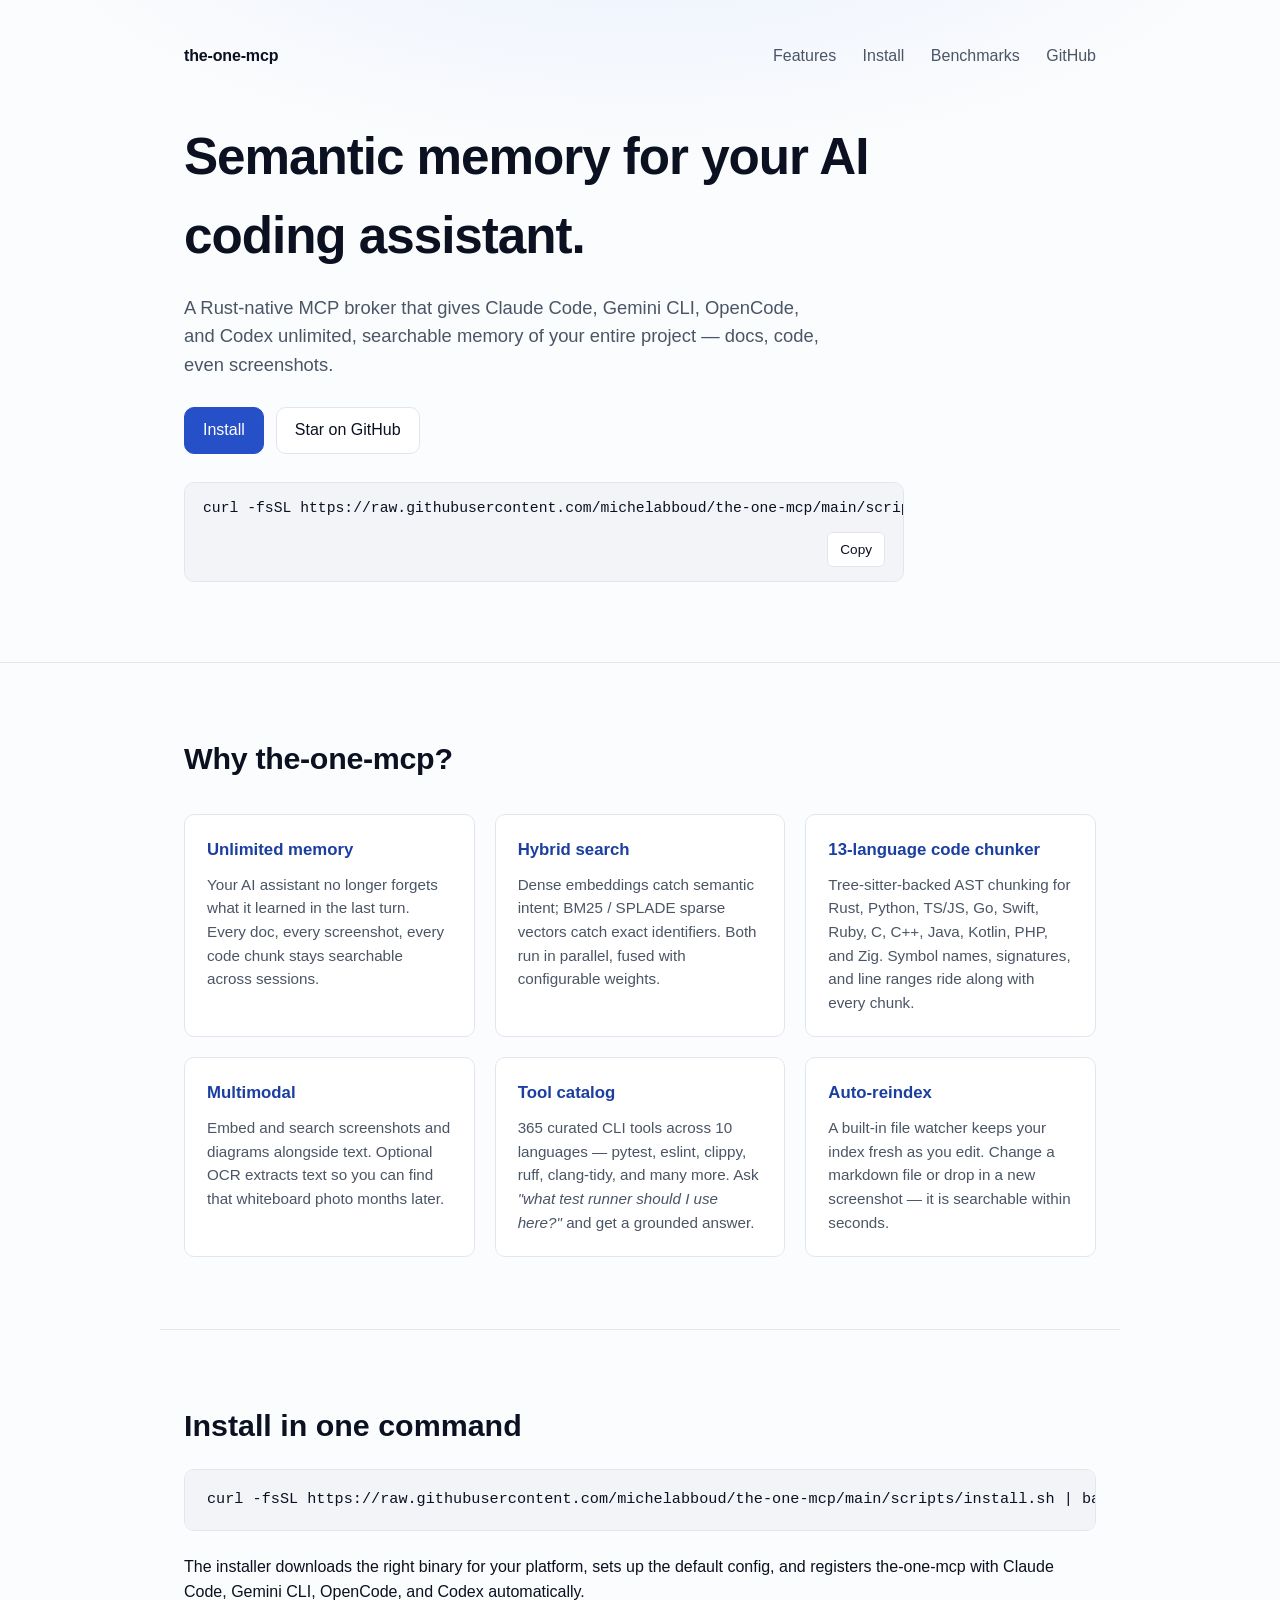
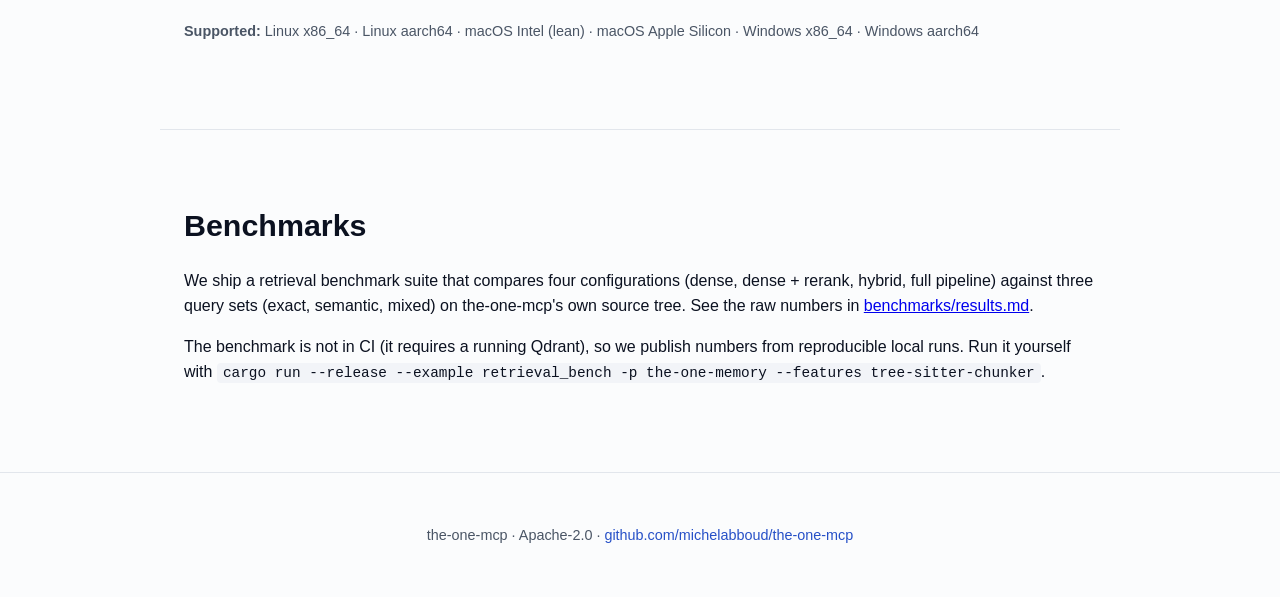
<file: docs-site/index.html>
<!doctype html>
<html lang="en">
<head>
  <meta charset="utf-8">
  <meta name="viewport" content="width=device-width, initial-scale=1">
  <title>the-one-mcp — semantic memory for AI coding assistants</title>
  <meta name="description" content="A Rust MCP broker that gives Claude Code, Gemini CLI, OpenCode, and Codex unlimited, searchable memory of your project. Hybrid search, 13-language code chunker, multimodal.">
  <meta property="og:title" content="the-one-mcp">
  <meta property="og:description" content="Semantic memory for AI coding assistants — hybrid search, 13-language code chunker, multimodal.">
  <meta property="og:type" content="website">
  <meta property="og:url" content="https://michelabboud.github.io/the-one-mcp/">
  <link rel="stylesheet" href="style.css">
</head>
<body>
  <header class="hero">
    <div class="container">
      <nav class="nav">
        <span class="brand">the-one-mcp</span>
        <div class="nav-links">
          <a href="#features">Features</a>
          <a href="#install">Install</a>
          <a href="#benchmarks">Benchmarks</a>
          <a href="https://github.com/michelabboud/the-one-mcp" target="_blank" rel="noopener">GitHub</a>
        </div>
      </nav>

      <h1 class="title">Semantic memory for your AI coding assistant.</h1>
      <p class="tagline">
        A Rust-native MCP broker that gives Claude Code, Gemini CLI, OpenCode, and Codex
        unlimited, searchable memory of your entire project — docs, code, even screenshots.
      </p>

      <div class="hero-actions">
        <a class="btn primary" href="#install">Install</a>
        <a class="btn" href="https://github.com/michelabboud/the-one-mcp" target="_blank" rel="noopener">Star on GitHub</a>
      </div>

      <div class="install-line">
        <code id="install-cmd">curl -fsSL https://raw.githubusercontent.com/michelabboud/the-one-mcp/main/scripts/install.sh | bash</code>
        <button class="copy" aria-label="Copy install command" data-target="install-cmd">Copy</button>
      </div>
    </div>
  </header>

  <section class="features container" id="features">
    <h2>Why the-one-mcp?</h2>
    <div class="feature-grid">
      <article class="feature">
        <h3>Unlimited memory</h3>
        <p>
          Your AI assistant no longer forgets what it learned in the last turn. Every
          doc, every screenshot, every code chunk stays searchable across sessions.
        </p>
      </article>
      <article class="feature">
        <h3>Hybrid search</h3>
        <p>
          Dense embeddings catch semantic intent; BM25 / SPLADE sparse vectors catch
          exact identifiers. Both run in parallel, fused with configurable weights.
        </p>
      </article>
      <article class="feature">
        <h3>13-language code chunker</h3>
        <p>
          Tree-sitter-backed AST chunking for Rust, Python, TS/JS, Go, Swift, Ruby, C,
          C++, Java, Kotlin, PHP, and Zig. Symbol names, signatures, and line ranges
          ride along with every chunk.
        </p>
      </article>
      <article class="feature">
        <h3>Multimodal</h3>
        <p>
          Embed and search screenshots and diagrams alongside text. Optional OCR
          extracts text so you can find that whiteboard photo months later.
        </p>
      </article>
      <article class="feature">
        <h3>Tool catalog</h3>
        <p>
          365 curated CLI tools across 10 languages — pytest, eslint, clippy,
          ruff, clang-tidy, and many more. Ask <em>"what test runner should I
          use here?"</em> and get a grounded answer.
        </p>
      </article>
      <article class="feature">
        <h3>Auto-reindex</h3>
        <p>
          A built-in file watcher keeps your index fresh as you edit. Change a
          markdown file or drop in a new screenshot — it is searchable within seconds.
        </p>
      </article>
    </div>
  </section>

  <section class="install container" id="install">
    <h2>Install in one command</h2>
    <pre class="install-block"><code>curl -fsSL https://raw.githubusercontent.com/michelabboud/the-one-mcp/main/scripts/install.sh | bash</code></pre>
    <p>
      The installer downloads the right binary for your platform, sets up the
      default config, and registers the-one-mcp with Claude Code, Gemini CLI,
      OpenCode, and Codex automatically.
    </p>
    <p class="platforms">
      <strong>Supported:</strong>
      Linux x86_64 &middot; Linux aarch64 &middot; macOS Intel (lean)
      &middot; macOS Apple Silicon &middot; Windows x86_64 &middot; Windows aarch64
    </p>
  </section>

  <section class="benchmarks container" id="benchmarks">
    <h2>Benchmarks</h2>
    <p>
      We ship a retrieval benchmark suite that compares four configurations
      (dense, dense + rerank, hybrid, full pipeline) against three query sets
      (exact, semantic, mixed) on the-one-mcp's own source tree. See the raw
      numbers in
      <a href="https://github.com/michelabboud/the-one-mcp/blob/main/benchmarks/results.md">benchmarks/results.md</a>.
    </p>
    <p>
      The benchmark is not in CI (it requires a running Qdrant), so we publish
      numbers from reproducible local runs. Run it yourself with
      <code>cargo run --release --example retrieval_bench -p the-one-memory --features tree-sitter-chunker</code>.
    </p>
  </section>

  <footer>
    <div class="container">
      <p>
        the-one-mcp &middot; Apache-2.0 &middot;
        <a href="https://github.com/michelabboud/the-one-mcp">github.com/michelabboud/the-one-mcp</a>
      </p>
    </div>
  </footer>

  <script>
    // Tiny zero-dep clipboard handler. Uses the native API with graceful fallback.
    document.querySelectorAll('button.copy').forEach(function (btn) {
      btn.addEventListener('click', function () {
        var target = document.getElementById(btn.getAttribute('data-target'));
        if (!target) return;
        var text = target.textContent || '';
        if (navigator.clipboard) {
          navigator.clipboard.writeText(text).then(function () {
            btn.textContent = 'Copied';
            setTimeout(function () { btn.textContent = 'Copy'; }, 1500);
          });
        }
      });
    });
  </script>
</body>
</html>
</file>
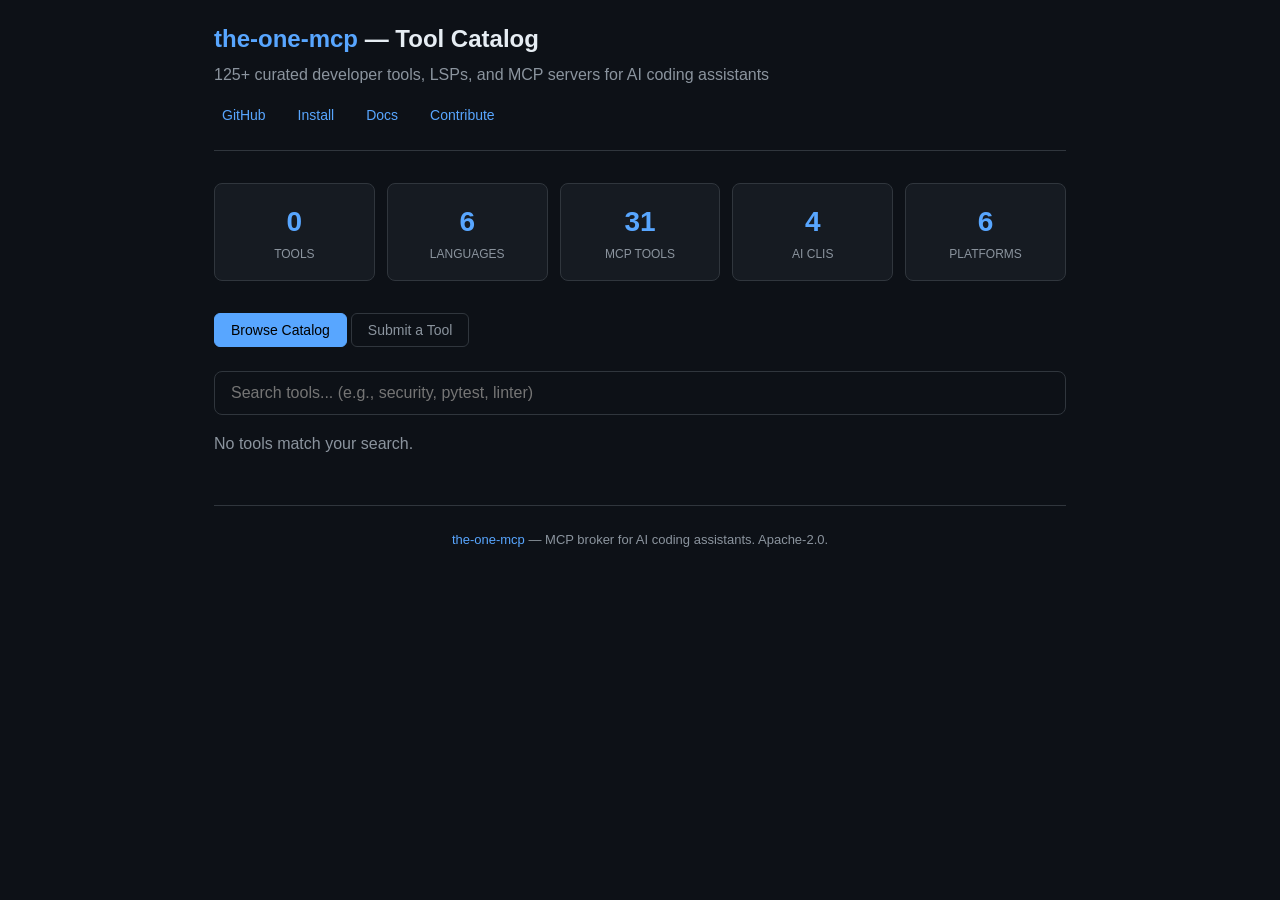
<file: pages/index.html>
<!DOCTYPE html>
<html lang="en">
<head>
<meta charset="utf-8">
<meta name="viewport" content="width=device-width, initial-scale=1">
<title>the-one-mcp — Tool Catalog</title>
<style>
:root{--bg:#0d1117;--surface:#161b22;--border:#30363d;--text:#e6edf3;--text-dim:#8b949e;--accent:#58a6ff;--green:#3fb950;--yellow:#d29922;--radius:8px}
*{box-sizing:border-box;margin:0;padding:0}
body{font-family:-apple-system,BlinkMacSystemFont,'Segoe UI',Helvetica,Arial,sans-serif;background:var(--bg);color:var(--text);line-height:1.6}
.container{max-width:900px;margin:0 auto;padding:0 24px}
header{border-bottom:1px solid var(--border);padding:20px 0;margin-bottom:32px}
header h1{font-size:24px;font-weight:600}
header h1 span{color:var(--accent)}
header p{color:var(--text-dim);margin-top:4px}
nav{display:flex;gap:16px;margin-top:12px}
nav a{color:var(--accent);text-decoration:none;font-size:14px;padding:4px 8px;border-radius:4px}
nav a:hover{background:rgba(88,166,255,.1)}
.stats{display:grid;grid-template-columns:repeat(auto-fit,minmax(140px,1fr));gap:12px;margin-bottom:32px}
.stat{background:var(--surface);border:1px solid var(--border);border-radius:var(--radius);padding:16px;text-align:center}
.stat .number{font-size:28px;font-weight:700;color:var(--accent)}
.stat .label{font-size:12px;color:var(--text-dim);text-transform:uppercase}
.section{margin-bottom:40px}
.section h2{font-size:20px;margin-bottom:16px;padding-bottom:8px;border-bottom:1px solid var(--border)}
.form-card{background:var(--surface);border:1px solid var(--border);border-radius:var(--radius);padding:24px}
.form-grid{display:grid;grid-template-columns:1fr 1fr;gap:16px}
.form-grid .full{grid-column:1/-1}
label{display:block;font-size:13px;font-weight:500;color:var(--text-dim);margin-bottom:6px}
input,select,textarea{width:100%;padding:8px 12px;background:var(--bg);border:1px solid var(--border);border-radius:6px;color:var(--text);font-size:14px;font-family:inherit}
input:focus,select:focus,textarea:focus{outline:none;border-color:var(--accent);box-shadow:0 0 0 3px rgba(88,166,255,.15)}
textarea{resize:vertical;min-height:60px}
.hint{font-size:11px;color:var(--text-dim);margin-top:2px}
.actions{margin-top:20px;display:flex;gap:12px}
.btn{padding:10px 20px;border:none;border-radius:6px;font-size:14px;font-weight:500;cursor:pointer}
.btn-primary{background:var(--green);color:#000}
.btn-primary:hover{background:#46d15a}
.btn-secondary{background:var(--border);color:var(--text)}
.btn-secondary:hover{background:#3d444d}
#preview{margin-top:16px;display:none}
#preview pre{background:var(--bg);border:1px solid var(--border);border-radius:6px;padding:16px;overflow-x:auto;font-size:13px}
.search-bar{margin-bottom:16px}
.search-bar input{width:100%;padding:12px 16px;font-size:16px;border-radius:var(--radius)}
.tool-list{display:flex;flex-direction:column;gap:8px}
.tool-card{background:var(--surface);border:1px solid var(--border);border-radius:var(--radius);padding:16px;display:flex;justify-content:space-between;align-items:flex-start;gap:12px}
.tool-card:hover{border-color:var(--accent)}
.tool-info{flex:1}
.tool-name{font-weight:600;color:var(--accent)}
.tool-desc{font-size:14px;color:var(--text-dim);margin-top:2px}
.tool-meta{margin-top:8px;display:flex;gap:8px;flex-wrap:wrap}
.tag{font-size:11px;padding:2px 8px;border-radius:12px;background:rgba(88,166,255,.1);color:var(--accent)}
.tag.lang{background:rgba(63,185,80,.1);color:var(--green)}
.tag.cat{background:rgba(210,153,34,.1);color:var(--yellow)}
.install-cmd{font-family:'SFMono-Regular',Consolas,monospace;font-size:12px;color:var(--text-dim);background:var(--bg);padding:4px 8px;border-radius:4px;white-space:nowrap}
.tabs{display:flex;gap:4px;margin-bottom:24px}
.tab{padding:8px 16px;border:1px solid var(--border);border-radius:6px;background:transparent;color:var(--text-dim);cursor:pointer;font-size:14px}
.tab.active{background:var(--accent);color:#000;border-color:var(--accent)}
footer{border-top:1px solid var(--border);padding:24px 0;margin-top:48px;text-align:center;color:var(--text-dim);font-size:13px}
footer a{color:var(--accent);text-decoration:none}
@media(max-width:600px){.form-grid{grid-template-columns:1fr}.stats{grid-template-columns:repeat(2,1fr)}}
</style>
</head>
<body>

<div class="container">
  <header>
    <h1><span>the-one-mcp</span> — Tool Catalog</h1>
    <p>125+ curated developer tools, LSPs, and MCP servers for AI coding assistants</p>
    <nav>
      <a href="https://github.com/michelabboud/the-one-mcp">GitHub</a>
      <a href="https://github.com/michelabboud/the-one-mcp/blob/main/INSTALL.md">Install</a>
      <a href="https://github.com/michelabboud/the-one-mcp/blob/main/docs/guides/the-one-mcp-complete-guide.md">Docs</a>
      <a href="https://github.com/michelabboud/the-one-mcp/blob/main/CONTRIBUTING.md">Contribute</a>
    </nav>
  </header>

  <div class="stats">
    <div class="stat"><div class="number" id="stat-total">125</div><div class="label">Tools</div></div>
    <div class="stat"><div class="number">6</div><div class="label">Languages</div></div>
    <div class="stat"><div class="number">31</div><div class="label">MCP Tools</div></div>
    <div class="stat"><div class="number">4</div><div class="label">AI CLIs</div></div>
    <div class="stat"><div class="number">6</div><div class="label">Platforms</div></div>
  </div>

  <div class="tabs">
    <button class="tab active" id="tab-btn-browse" onclick="showTab('browse')">Browse Catalog</button>
    <button class="tab" id="tab-btn-submit" onclick="showTab('submit')">Submit a Tool</button>
  </div>

  <div id="tab-browse" class="section">
    <div class="search-bar">
      <input type="text" id="search" placeholder="Search tools... (e.g., security, pytest, linter)" oninput="filterTools()">
    </div>
    <div id="tool-list" class="tool-list"></div>
  </div>

  <div id="tab-submit" class="section" style="display:none">
    <h2>Submit a Tool</h2>
    <p style="color:var(--text-dim);margin-bottom:16px">Fill in the form. Clicking "Submit" opens a pre-filled GitHub Issue.</p>
    <div class="form-card">
      <div class="form-grid">
        <div><label>Tool ID *</label><input id="f-id" placeholder="my-tool"></div>
        <div><label>Display Name *</label><input id="f-name" placeholder="My Tool"></div>
        <div><label>Type *</label><select id="f-type"><option value="cli">CLI Tool</option><option value="lsp">LSP</option><option value="mcp">MCP Server</option><option value="framework">Framework</option></select></div>
        <div><label>Risk Level</label><select id="f-risk"><option value="low">Low</option><option value="medium">Medium</option><option value="high">High</option></select></div>
        <div><label>Languages</label><input id="f-languages" placeholder="rust, python"><div class="hint">Comma-separated. Empty = language-agnostic.</div></div>
        <div><label>Categories *</label><input id="f-category" placeholder="test, security"><div class="hint">build, test, lint, qa, security, ci-cd, etc.</div></div>
        <div class="full"><label>Description *</label><textarea id="f-description" placeholder="What this tool does — written for LLMs to match user intent"></textarea></div>
        <div class="full"><label>When to Use</label><textarea id="f-when" placeholder="Before releases, in CI, after dependency updates"></textarea></div>
        <div><label>Install Command *</label><input id="f-install" placeholder="cargo install my-tool"></div>
        <div><label>Run Command *</label><input id="f-run" placeholder="my-tool check"></div>
        <div><label>Common Flags</label><input id="f-flags" placeholder="--json, --verbose"></div>
        <div><label>GitHub URL</label><input id="f-github" placeholder="https://github.com/org/repo"></div>
        <div class="full"><label>Tags</label><input id="f-tags" placeholder="security, audit, dependencies"><div class="hint">Comma-separated search keywords</div></div>
      </div>
      <div class="actions">
        <button class="btn btn-primary" onclick="submitTool()">Submit via GitHub Issue</button>
        <button class="btn btn-secondary" onclick="previewJSON()">Preview JSON</button>
      </div>
      <div id="preview"><pre id="preview-json"></pre></div>
    </div>
  </div>

  <footer><p><a href="https://github.com/michelabboud/the-one-mcp">the-one-mcp</a> — MCP broker for AI coding assistants. Apache-2.0.</p></footer>
</div>

<script>
const REPO='michelabboud/the-one-mcp';
const CATALOG_BASE='https://raw.githubusercontent.com/'+REPO+'/main/tools/catalog';
let allTools=[];

async function loadCatalog(){
  const files=['languages/rust.json','languages/python.json','languages/javascript.json',
    'languages/go.json','languages/java.json','categories/security.json',
    'categories/testing.json','categories/ci-cd.json','mcps/official.json'];
  const results=await Promise.allSettled(
    files.map(f=>fetch(CATALOG_BASE+'/'+f).then(r=>r.ok?r.json():[]))
  );
  allTools=results.flatMap(r=>r.status==='fulfilled'?r.value:[]);
  document.getElementById('stat-total').textContent=allTools.length;
  renderTools(allTools);
}

function renderTools(tools){
  const list=document.getElementById('tool-list');
  list.textContent='';
  if(!tools.length){
    const p=document.createElement('p');
    p.style.color='var(--text-dim)';
    p.textContent='No tools match your search.';
    list.appendChild(p);
    return;
  }
  tools.forEach(t=>{
    const card=document.createElement('div');
    card.className='tool-card';
    const info=document.createElement('div');
    info.className='tool-info';
    const name=document.createElement('div');
    name.className='tool-name';
    name.textContent=t.name||t.id;
    const desc=document.createElement('div');
    desc.className='tool-desc';
    desc.textContent=t.description||'';
    const meta=document.createElement('div');
    meta.className='tool-meta';
    (t.languages||[]).forEach(l=>{const s=document.createElement('span');s.className='tag lang';s.textContent=l;meta.appendChild(s);});
    (t.category||[]).forEach(c=>{const s=document.createElement('span');s.className='tag cat';s.textContent=c;meta.appendChild(s);});
    const typeTag=document.createElement('span');typeTag.className='tag';typeTag.textContent=t.type||'cli';meta.appendChild(typeTag);
    info.appendChild(name);info.appendChild(desc);info.appendChild(meta);card.appendChild(info);
    const installCmd=t.install?(t.install.command||''):'';
    if(installCmd){const cmd=document.createElement('div');cmd.className='install-cmd';cmd.textContent=installCmd;card.appendChild(cmd);}
    list.appendChild(card);
  });
}

function filterTools(){
  const q=document.getElementById('search').value.toLowerCase().trim();
  if(!q){renderTools(allTools);return;}
  const words=q.split(/\s+/);
  const filtered=allTools.filter(t=>{
    const text=[t.id,t.name,t.description,t.when_to_use,t.what_it_finds,
      ...(t.tags||[]),...(t.languages||[]),...(t.category||[])].filter(Boolean).join(' ').toLowerCase();
    return words.every(w=>text.includes(w));
  });
  renderTools(filtered);
}

function showTab(tab){
  document.getElementById('tab-btn-browse').classList.toggle('active',tab==='browse');
  document.getElementById('tab-btn-submit').classList.toggle('active',tab==='submit');
  document.getElementById('tab-browse').style.display=tab==='browse'?'block':'none';
  document.getElementById('tab-submit').style.display=tab==='submit'?'block':'none';
}

function val(id){return document.getElementById(id).value.trim();}
function csvArr(id){return val(id).split(',').map(s=>s.trim()).filter(Boolean);}

function buildToolJSON(){
  return {
    id:val('f-id'),name:val('f-name'),type:val('f-type'),
    category:csvArr('f-category'),languages:csvArr('f-languages'),
    description:val('f-description'),when_to_use:val('f-when')||undefined,
    install:{command:val('f-install'),binary_name:val('f-id')},
    run:{command:val('f-run'),common_flags:csvArr('f-flags')},
    risk_level:val('f-risk'),requires:[],
    cli_support:['claude','gemini','opencode','codex'],
    tags:csvArr('f-tags'),github:val('f-github')||undefined,
    security:{trust_level:'community'}
  };
}

function previewJSON(){
  const el=document.getElementById('preview');
  document.getElementById('preview-json').textContent=JSON.stringify(buildToolJSON(),null,2);
  el.style.display=el.style.display==='none'?'block':'none';
}

function submitTool(){
  const t=buildToolJSON();
  if(!t.id||!t.name||!t.description||!t.install.command||!t.run.command){
    alert('Please fill in all required fields (marked with *)');return;
  }
  const body='## Tool Suggestion\n\n'+
    '**Name:** '+t.name+'\n**ID:** '+t.id+'\n**Type:** '+t.type+'\n'+
    '**Languages:** '+((t.languages||[]).join(', ')||'language-agnostic')+'\n'+
    '**Categories:** '+((t.category||[]).join(', '))+'\n'+
    '**GitHub:** '+(t.github||'N/A')+'\n\n'+
    '### Description\n'+t.description+'\n\n'+
    (t.when_to_use?'### When to Use\n'+t.when_to_use+'\n\n':'')+
    '### Install\n`'+t.install.command+'`\n\n'+
    '### Run\n`'+t.run.command+'`\n\n'+
    '### JSON Entry\n```json\n'+JSON.stringify(t,null,2)+'\n```\n';
  const params=new URLSearchParams({title:'[Tool] '+t.name,body:body,labels:'tool-suggestion'});
  window.open('https://github.com/'+REPO+'/issues/new?'+params.toString(),'_blank');
}

loadCatalog();
</script>
</body>
</html>
</file>
<file: docs-site/style.css>
/*
 * the-one-mcp landing page stylesheet.
 *
 * Zero JavaScript frameworks, zero build step. Hand-rolled CSS with
 * variables, CSS grid for the feature tiles, and prefers-color-scheme for
 * automatic dark mode.
 */

:root {
  --bg: #0b0d11;
  --bg-elev: #131720;
  --text: #e6e9ef;
  --muted: #9aa4b5;
  --accent: #7aa2ff;
  --accent-strong: #9bb8ff;
  --border: #1f2530;
  --code-bg: #0f131a;
  --max-width: 960px;
  --radius: 10px;
  font-family: -apple-system, BlinkMacSystemFont, "Segoe UI", Roboto, Oxygen, Ubuntu, Cantarell, sans-serif;
}

@media (prefers-color-scheme: light) {
  :root {
    --bg: #fbfcfd;
    --bg-elev: #ffffff;
    --text: #0b1120;
    --muted: #4a5565;
    --accent: #2650c7;
    --accent-strong: #1b3ea1;
    --border: #e2e6ec;
    --code-bg: #f2f4f8;
  }
}

* { box-sizing: border-box; }

html, body {
  margin: 0;
  padding: 0;
  background: var(--bg);
  color: var(--text);
  -webkit-font-smoothing: antialiased;
  line-height: 1.55;
}

.container {
  max-width: var(--max-width);
  margin: 0 auto;
  padding: 0 24px;
}

/* ----- Hero --------------------------------------------------------------- */
.hero {
  padding: 32px 0 80px;
  border-bottom: 1px solid var(--border);
  background:
    radial-gradient(1100px 500px at 50% -20%, rgba(122, 162, 255, 0.14), transparent 60%),
    var(--bg);
}

.nav {
  display: flex;
  justify-content: space-between;
  align-items: center;
  padding: 12px 0 48px;
}

.brand {
  font-weight: 700;
  letter-spacing: -0.01em;
}

.nav-links a {
  color: var(--muted);
  text-decoration: none;
  margin-left: 22px;
}
.nav-links a:hover { color: var(--text); }

.title {
  font-size: clamp(2rem, 5vw, 3.2rem);
  font-weight: 700;
  letter-spacing: -0.02em;
  margin: 0 0 18px;
  max-width: 720px;
}

.tagline {
  font-size: 1.15rem;
  color: var(--muted);
  max-width: 640px;
  margin: 0 0 28px;
}

.hero-actions {
  display: flex;
  gap: 12px;
  flex-wrap: wrap;
  margin-bottom: 28px;
}

.btn {
  display: inline-block;
  padding: 10px 18px;
  border-radius: var(--radius);
  text-decoration: none;
  color: var(--text);
  background: var(--bg-elev);
  border: 1px solid var(--border);
  font-weight: 500;
  transition: border-color 0.15s, transform 0.1s;
}
.btn:hover { border-color: var(--accent); }
.btn.primary {
  background: var(--accent);
  color: #ffffff;
  border-color: var(--accent);
}
.btn.primary:hover { background: var(--accent-strong); border-color: var(--accent-strong); }
.btn:active { transform: translateY(1px); }

.install-line {
  display: flex;
  align-items: center;
  gap: 12px;
  flex-wrap: wrap;
  background: var(--code-bg);
  border: 1px solid var(--border);
  border-radius: var(--radius);
  padding: 14px 18px;
  max-width: 720px;
  overflow-x: auto;
}

.install-line code {
  font-family: ui-monospace, SFMono-Regular, Menlo, Consolas, monospace;
  font-size: 0.92rem;
  color: var(--text);
  white-space: nowrap;
}

button.copy {
  margin-left: auto;
  padding: 6px 12px;
  background: var(--bg-elev);
  color: var(--text);
  border: 1px solid var(--border);
  border-radius: 6px;
  cursor: pointer;
  font: inherit;
  font-size: 0.85rem;
}
button.copy:hover { border-color: var(--accent); }

/* ----- Features ----------------------------------------------------------- */
.features {
  padding: 72px 24px;
}

.features h2 {
  font-size: 1.9rem;
  font-weight: 700;
  margin: 0 0 32px;
  letter-spacing: -0.01em;
}

.feature-grid {
  display: grid;
  grid-template-columns: repeat(auto-fit, minmax(280px, 1fr));
  gap: 20px;
}

.feature {
  background: var(--bg-elev);
  border: 1px solid var(--border);
  border-radius: var(--radius);
  padding: 22px 22px;
  transition: border-color 0.15s;
}
.feature:hover { border-color: var(--accent); }

.feature h3 {
  margin: 0 0 10px;
  font-size: 1.05rem;
  color: var(--accent-strong);
}
.feature p {
  margin: 0;
  color: var(--muted);
  font-size: 0.95rem;
}

/* ----- Install section ---------------------------------------------------- */
.install {
  padding: 72px 24px;
  border-top: 1px solid var(--border);
}

.install h2 {
  font-size: 1.9rem;
  margin: 0 0 20px;
}

pre.install-block {
  background: var(--code-bg);
  border: 1px solid var(--border);
  border-radius: var(--radius);
  padding: 18px 22px;
  overflow-x: auto;
  font-family: ui-monospace, SFMono-Regular, Menlo, Consolas, monospace;
  font-size: 0.95rem;
  margin: 0 0 24px;
}

.platforms {
  color: var(--muted);
  font-size: 0.9rem;
}

/* ----- Benchmarks section ------------------------------------------------- */
.benchmarks {
  padding: 72px 24px;
  border-top: 1px solid var(--border);
}

.benchmarks h2 { font-size: 1.9rem; margin: 0 0 20px; }
.benchmarks code {
  background: var(--code-bg);
  padding: 2px 6px;
  border-radius: 4px;
  font-family: ui-monospace, SFMono-Regular, Menlo, Consolas, monospace;
  font-size: 0.9em;
}

/* ----- Footer ------------------------------------------------------------- */
footer {
  padding: 36px 0;
  border-top: 1px solid var(--border);
  color: var(--muted);
  text-align: center;
  font-size: 0.9rem;
}
footer a {
  color: var(--accent);
  text-decoration: none;
}
footer a:hover { text-decoration: underline; }

/* ----- Mobile tweaks ------------------------------------------------------ */
@media (max-width: 640px) {
  .nav { flex-direction: column; align-items: flex-start; gap: 14px; }
  .nav-links a { margin-left: 0; margin-right: 18px; }
  .features, .install, .benchmarks { padding: 56px 24px; }
  .install-line { flex-direction: column; align-items: stretch; }
  button.copy { margin-left: 0; }
}
</file>
